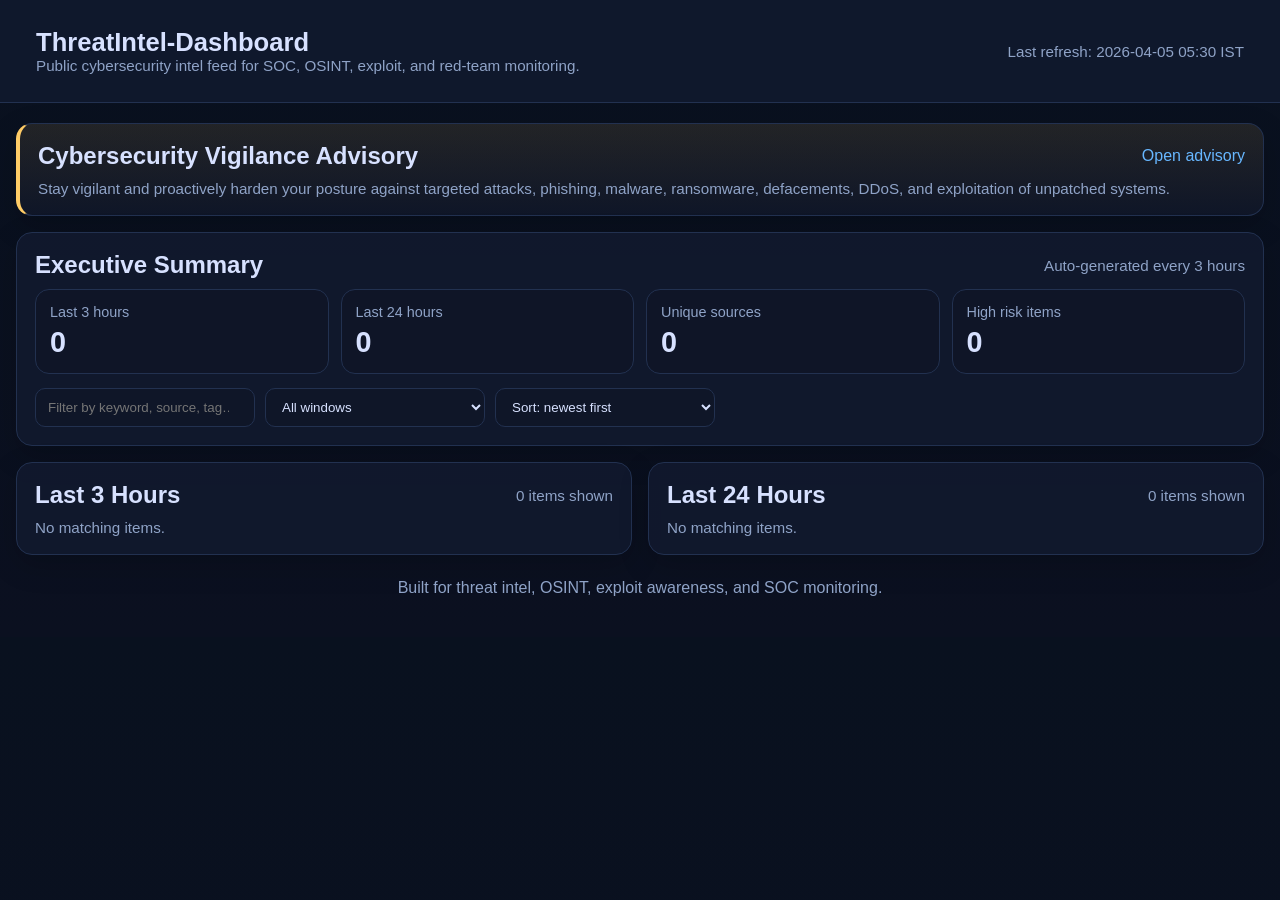
<file: docs/index.html>
<!DOCTYPE html>
<html lang="en">
<head>
  <meta charset="UTF-8" />
  <meta name="viewport" content="width=device-width, initial-scale=1.0" />
  <title>ThreatIntel-Dashboard</title>
  <link rel="stylesheet" href="assets/styles.css" />
</head>
<body>
  <header>
    <div class="wrap title-row">
      <div>
        <h1>ThreatIntel-Dashboard</h1>
        <div class="subtle">Public cybersecurity intel feed for SOC, OSINT, exploit, and red-team monitoring.</div>
      </div>
      <div class="subtle" id="last-updated">Loading latest update…</div>
    </div>
  </header>

  <main class="wrap">
    <div class="grid">
      <section class="panel span-12 advisory">
        <div class="section-title">
          <h2>Cybersecurity Vigilance Advisory</h2>
          <a href="advisory.html" target="_blank" rel="noopener">Open advisory</a>
        </div>
        <div class="subtle">
          Stay vigilant and proactively harden your posture against targeted attacks, phishing, malware, ransomware, defacements, DDoS, and exploitation of unpatched systems.
        </div>
      </section>

      <section class="panel span-12">
        <div class="section-title">
          <h2>Executive Summary</h2>
          <div class="subtle">Auto-generated every 3 hours</div>
        </div>
        <div class="stats" id="stats">
          <div class="stat"><div class="label">Last 3 hours</div><div class="value" id="count-3h">0</div></div>
          <div class="stat"><div class="label">Last 24 hours</div><div class="value" id="count-24h">0</div></div>
          <div class="stat"><div class="label">Unique sources</div><div class="value" id="count-sources">0</div></div>
          <div class="stat"><div class="label">High risk items</div><div class="value" id="count-high">0</div></div>
        </div>

        <div class="toolbar">
          <input id="search" type="search" placeholder="Filter by keyword, source, tag…" />
          <select id="window">
            <option value="all">All windows</option>
            <option value="3h">Last 3 hours</option>
            <option value="24h">Last 24 hours</option>
          </select>
          <select id="sort">
            <option value="newest">Sort: newest first</option>
            <option value="risk">Sort: highest risk first</option>
          </select>
        </div>
      </section>

      <section class="panel span-6">
        <div class="section-title">
          <h2>Last 3 Hours</h2>
          <span class="subtle" id="meta-3h">0 items</span>
        </div>
        <div class="lists" id="list-3h"></div>
      </section>

      <section class="panel span-6">
        <div class="section-title">
          <h2>Last 24 Hours</h2>
          <span class="subtle" id="meta-24h">0 items</span>
        </div>
        <div class="lists" id="list-24h"></div>
      </section>
    </div>
  </main>

  <footer>
    Built for threat intel, OSINT, exploit awareness, and SOC monitoring.
  </footer>

  <script>
    const DATA_URL = 'data/latest.json';

    const els = {
      lastUpdated: document.getElementById('last-updated'),
      count3h: document.getElementById('count-3h'),
      count24h: document.getElementById('count-24h'),
      countSources: document.getElementById('count-sources'),
      countHigh: document.getElementById('count-high'),
      meta3h: document.getElementById('meta-3h'),
      meta24h: document.getElementById('meta-24h'),
      list3h: document.getElementById('list-3h'),
      list24h: document.getElementById('list-24h'),
      search: document.getElementById('search'),
      window: document.getElementById('window'),
      sort: document.getElementById('sort'),
    };

    let state = null;

    function esc(s) {
      return String(s ?? '').replace(/[&<>'"]/g, (c) => ({
        '&':'&amp;','<':'&lt;','>':'&gt;',"'":'&#39;','"':'&quot;'
      }[c]));
    }

    function badgeClass(score) {
      if (score >= 4) return 'bad';
      if (score === 3) return 'warn';
      return 'good';
    }

    function renderItem(item) {
      const tags = (item.tags || []).map(t => `<span class="badge">${esc(t)}</span>`).join('');
      const score = item.risk_score ?? 0;
      return `
        <article class="item">
          <div class="item-top">
            <div class="item-title"><a href="${esc(item.link)}" target="_blank" rel="noopener">${esc(item.title)}</a></div>
            <div><span class="badge ${badgeClass(score)}">Risk ${score}/5</span></div>
          </div>
          <div>${tags}</div>
          <div class="meta">
            <strong>${esc(item.source)}</strong> · ${esc(item.category || 'Unclassified')} · ${esc(item.published_local || item.published_utc || '')}
          </div>
          ${item.summary ? `<div class="summary">${esc(item.summary)}</div>` : ''}
        </article>
      `;
    }

    function passes(item, query, windowFilter) {
      const text = `${item.title} ${item.summary || ''} ${item.source} ${(item.tags || []).join(' ')}`.toLowerCase();
      const okQuery = !query || text.includes(query);
      const okWindow =
        windowFilter === 'all' ||
        (windowFilter === '3h' && item.section === '3h') ||
        (windowFilter === '24h' && item.section === '24h');
      return okQuery && okWindow;
    }

    function sortItems(items) {
      const mode = els.sort.value;
      return [...items].sort((a, b) => {
        if (mode === 'risk') {
          if ((b.risk_score ?? 0) !== (a.risk_score ?? 0)) return (b.risk_score ?? 0) - (a.risk_score ?? 0);
        }
        return (new Date(b.published_utc || 0)) - (new Date(a.published_utc || 0));
      });
    }

    function redraw() {
      if (!state) return;
      const q = els.search.value.trim().toLowerCase();
      const win = els.window.value;

      const filtered3h = sortItems(state.windows['3h'].filter(i => passes(i, q, win)));
      const filtered24h = sortItems(state.windows['24h'].filter(i => passes(i, q, win)));

      els.list3h.innerHTML = filtered3h.length ? filtered3h.map(renderItem).join('') : '<div class="subtle">No matching items.</div>';
      els.list24h.innerHTML = filtered24h.length ? filtered24h.map(renderItem).join('') : '<div class="subtle">No matching items.</div>';

      els.meta3h.textContent = `${filtered3h.length} items shown`;
      els.meta24h.textContent = `${filtered24h.length} items shown`;

      const uniqueSources = new Set([...state.windows['3h'], ...state.windows['24h']].map(i => i.source));
      const highRisk = [...state.windows['3h'], ...state.windows['24h']].filter(i => (i.risk_score ?? 0) >= 4).length;

      els.count3h.textContent = state.windows['3h'].length;
      els.count24h.textContent = state.windows['24h'].length;
      els.countSources.textContent = uniqueSources.size;
      els.countHigh.textContent = highRisk;
      els.lastUpdated.textContent = `Last refresh: ${state.generated_at_ist || state.generated_at_utc || 'unknown'}`;
    }

    async function init() {
      try {
        const res = await fetch(DATA_URL, { cache: 'no-store' });
        if (!res.ok) throw new Error(`HTTP ${res.status}`);
        state = await res.json();
        redraw();
      } catch (err) {
        els.lastUpdated.textContent = 'Waiting for the first automated refresh.';
        els.list3h.innerHTML = '<div class="subtle">No data available yet.</div>';
        els.list24h.innerHTML = '<div class="subtle">No data available yet.</div>';
      }
    }

    ['input', 'change'].forEach(evt => {
      els.search.addEventListener(evt, redraw);
      els.window.addEventListener(evt, redraw);
      els.sort.addEventListener(evt, redraw);
    });

    init();
  </script>
</body>
</html>
</file>
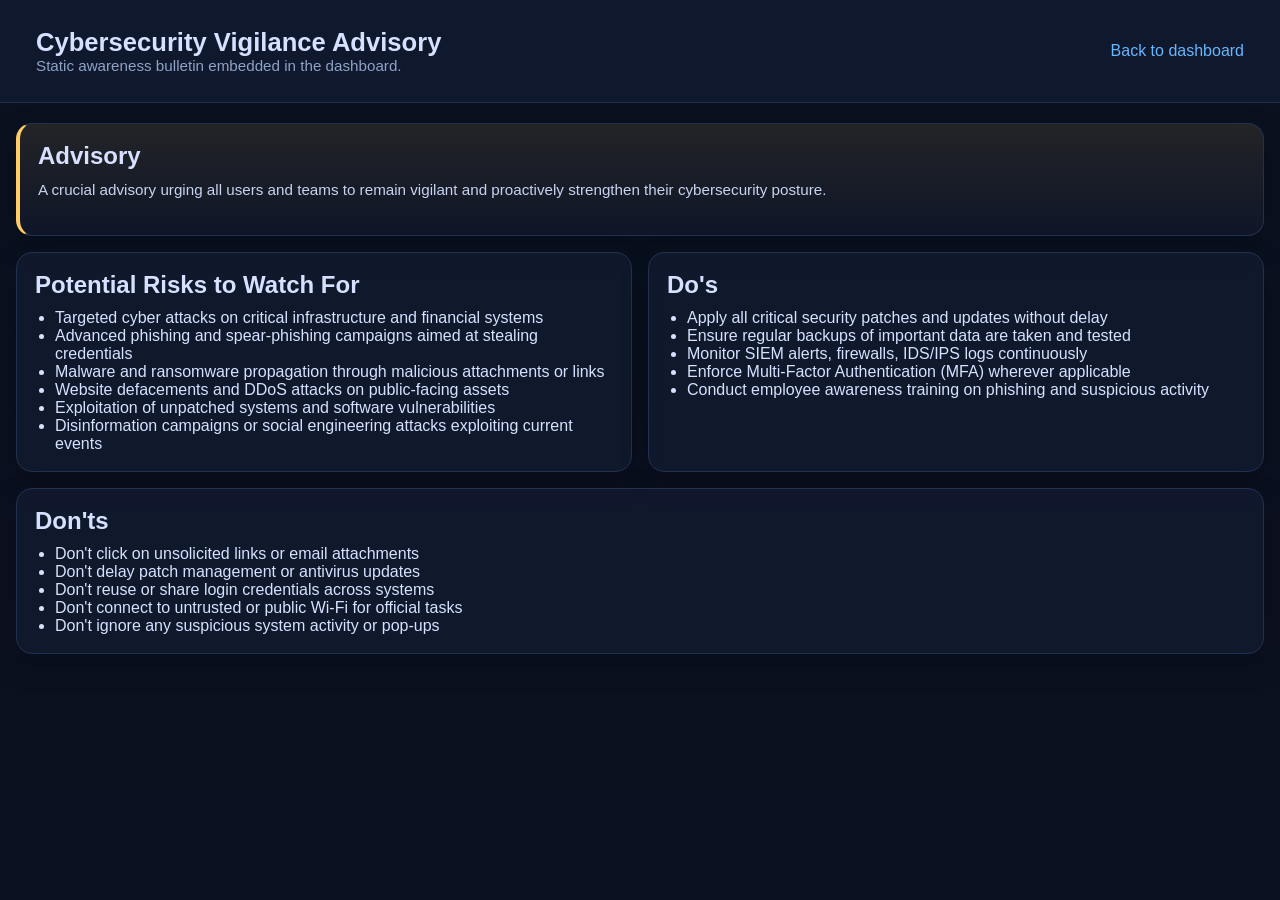
<file: docs/advisory.html>
<!DOCTYPE html>
<html lang="en">
<head>
  <meta charset="UTF-8" />
  <meta name="viewport" content="width=device-width, initial-scale=1.0" />
  <title>Cybersecurity Advisory</title>
  <link rel="stylesheet" href="assets/styles.css" />
</head>
<body>
  <header>
    <div class="wrap title-row">
      <div>
        <h1>Cybersecurity Vigilance Advisory</h1>
        <div class="subtle">Static awareness bulletin embedded in the dashboard.</div>
      </div>
      <div><a href="index.html">Back to dashboard</a></div>
    </div>
  </header>

  <main class="wrap">
    <div class="grid">
      <section class="panel span-12 advisory">
        <h2>Advisory</h2>
        <p class="summary">
          A crucial advisory urging all users and teams to remain vigilant and proactively strengthen their cybersecurity posture.
        </p>
      </section>

      <section class="panel span-6">
        <h2>Potential Risks to Watch For</h2>
        <ul class="clean">
          <li>Targeted cyber attacks on critical infrastructure and financial systems</li>
          <li>Advanced phishing and spear-phishing campaigns aimed at stealing credentials</li>
          <li>Malware and ransomware propagation through malicious attachments or links</li>
          <li>Website defacements and DDoS attacks on public-facing assets</li>
          <li>Exploitation of unpatched systems and software vulnerabilities</li>
          <li>Disinformation campaigns or social engineering attacks exploiting current events</li>
        </ul>
      </section>

      <section class="panel span-6">
        <h2>Do's</h2>
        <ul class="clean">
          <li>Apply all critical security patches and updates without delay</li>
          <li>Ensure regular backups of important data are taken and tested</li>
          <li>Monitor SIEM alerts, firewalls, IDS/IPS logs continuously</li>
          <li>Enforce Multi-Factor Authentication (MFA) wherever applicable</li>
          <li>Conduct employee awareness training on phishing and suspicious activity</li>
        </ul>
      </section>

      <section class="panel span-12">
        <h2>Don'ts</h2>
        <ul class="clean">
          <li>Don't click on unsolicited links or email attachments</li>
          <li>Don't delay patch management or antivirus updates</li>
          <li>Don't reuse or share login credentials across systems</li>
          <li>Don't connect to untrusted or public Wi-Fi for official tasks</li>
          <li>Don't ignore any suspicious system activity or pop-ups</li>
        </ul>
      </section>
    </div>
  </main>
</body>
</html>
</file>
<file: docs/assets/styles.css>
:root {
  --bg: #0b1020;
  --panel: #11192e;
  --panel-2: #0f1628;
  --text: #d7e1ff;
  --muted: #8fa3c7;
  --accent: #67b7ff;
  --border: #223150;
  --good: #5ce1a6;
  --warn: #ffcc66;
  --bad: #ff7b7b;
}

* { box-sizing: border-box; }
body {
  margin: 0;
  font-family: Inter, Segoe UI, Roboto, Arial, sans-serif;
  background: linear-gradient(180deg, #09111f 0%, #0b1020 100%);
  color: var(--text);
}

a { color: var(--accent); text-decoration: none; }
a:hover { text-decoration: underline; }

header {
  padding: 28px 20px;
  background: rgba(17, 25, 46, 0.92);
  border-bottom: 1px solid var(--border);
  position: sticky;
  top: 0;
  z-index: 10;
  backdrop-filter: blur(10px);
}

.wrap { max-width: 1280px; margin: 0 auto; padding: 0 16px; }

.title-row {
  display: flex;
  gap: 16px;
  align-items: center;
  justify-content: space-between;
  flex-wrap: wrap;
}

h1, h2, h3, h4 { margin: 0; }
h1 { font-size: 1.6rem; }
.subtle { color: var(--muted); font-size: 0.95rem; }

.grid {
  display: grid;
  grid-template-columns: repeat(12, 1fr);
  gap: 16px;
  margin-top: 20px;
}

.panel {
  background: rgba(17, 25, 46, 0.9);
  border: 1px solid var(--border);
  border-radius: 16px;
  padding: 18px;
  box-shadow: 0 10px 30px rgba(0,0,0,0.18);
}

.span-12 { grid-column: span 12; }
.span-6 { grid-column: span 6; }
.span-4 { grid-column: span 4; }
@media (max-width: 900px) {
  .span-6, .span-4 { grid-column: span 12; }
}

.stats {
  display: grid;
  grid-template-columns: repeat(4, 1fr);
  gap: 12px;
}
@media (max-width: 900px) { .stats { grid-template-columns: repeat(2, 1fr); } }
@media (max-width: 520px) { .stats { grid-template-columns: 1fr; } }

.stat {
  background: rgba(15, 22, 40, 0.95);
  border: 1px solid var(--border);
  border-radius: 14px;
  padding: 14px;
}
.stat .value { font-size: 1.8rem; font-weight: 800; margin-top: 6px; }
.stat .label { color: var(--muted); font-size: 0.9rem; }

.toolbar {
  display: flex;
  gap: 10px;
  flex-wrap: wrap;
  margin-top: 14px;
}
.toolbar input, .toolbar select {
  background: var(--panel-2);
  color: var(--text);
  border: 1px solid var(--border);
  border-radius: 10px;
  padding: 10px 12px;
  min-width: 220px;
  outline: none;
}

.section-title {
  display: flex;
  justify-content: space-between;
  align-items: center;
  gap: 10px;
  margin-bottom: 10px;
  flex-wrap: wrap;
}

.badge {
  display: inline-block;
  padding: 4px 10px;
  border-radius: 999px;
  font-size: 0.75rem;
  font-weight: 700;
  border: 1px solid var(--border);
  background: rgba(103, 183, 255, 0.1);
  color: var(--accent);
  margin-right: 6px;
  margin-bottom: 6px;
}
.badge.good { color: var(--good); background: rgba(92, 225, 166, 0.12); }
.badge.warn { color: var(--warn); background: rgba(255, 204, 102, 0.12); }
.badge.bad { color: var(--bad); background: rgba(255, 123, 123, 0.12); }

.item {
  background: rgba(15, 22, 40, 0.95);
  border: 1px solid var(--border);
  border-radius: 14px;
  padding: 14px;
  margin-bottom: 12px;
}

.item-top {
  display: flex;
  justify-content: space-between;
  gap: 12px;
  flex-wrap: wrap;
  margin-bottom: 8px;
}

.item-title {
  font-weight: 800;
  font-size: 1.02rem;
  line-height: 1.35;
}

.meta {
  color: var(--muted);
  font-size: 0.88rem;
  margin-top: 6px;
}

.summary {
  margin-top: 8px;
  color: #c7d4f0;
  line-height: 1.55;
  font-size: 0.95rem;
}

.advisory {
  border-left: 4px solid var(--warn);
  background: linear-gradient(180deg, rgba(255,204,102,0.10), rgba(15,22,40,0.95));
}

.lists {
  display: grid;
  gap: 18px;
}

ul.clean {
  margin: 10px 0 0;
  padding-left: 20px;
}

footer {
  color: var(--muted);
  padding: 24px 16px 40px;
  text-align: center;
}
</file>
